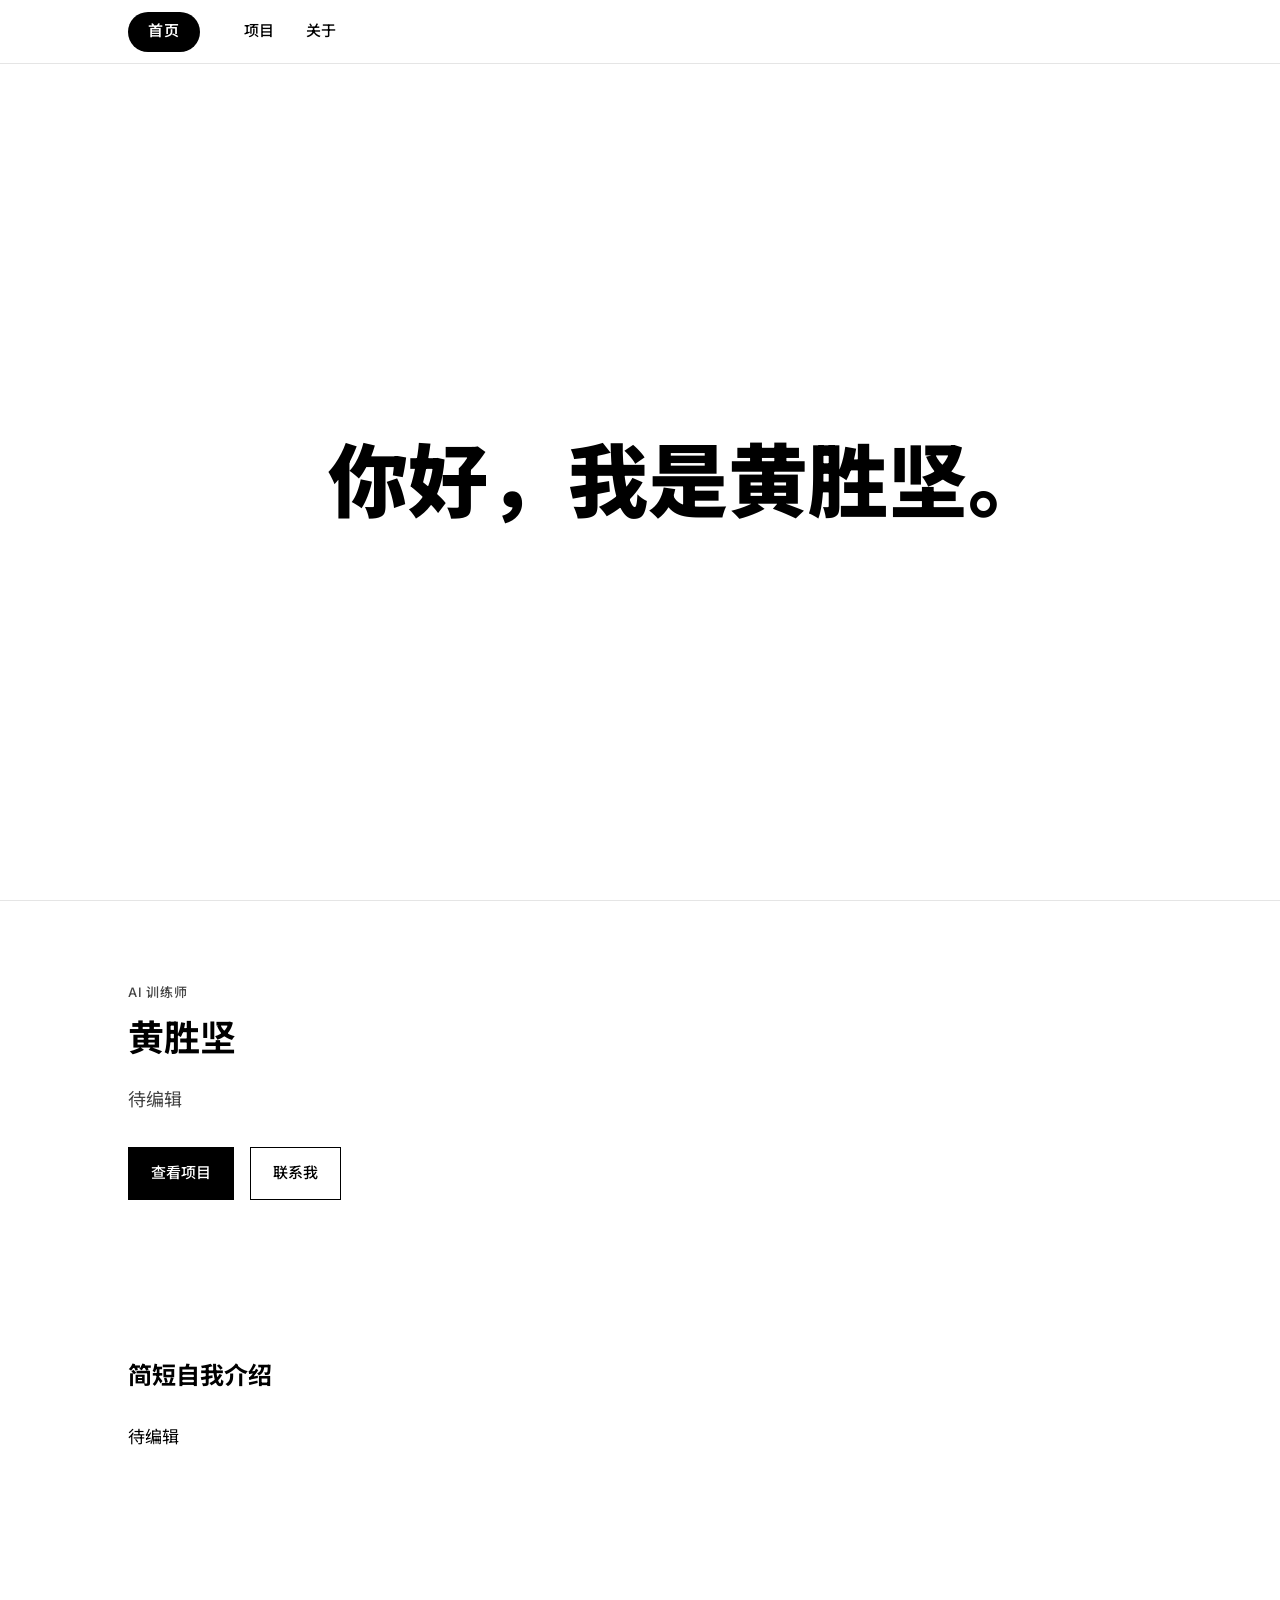
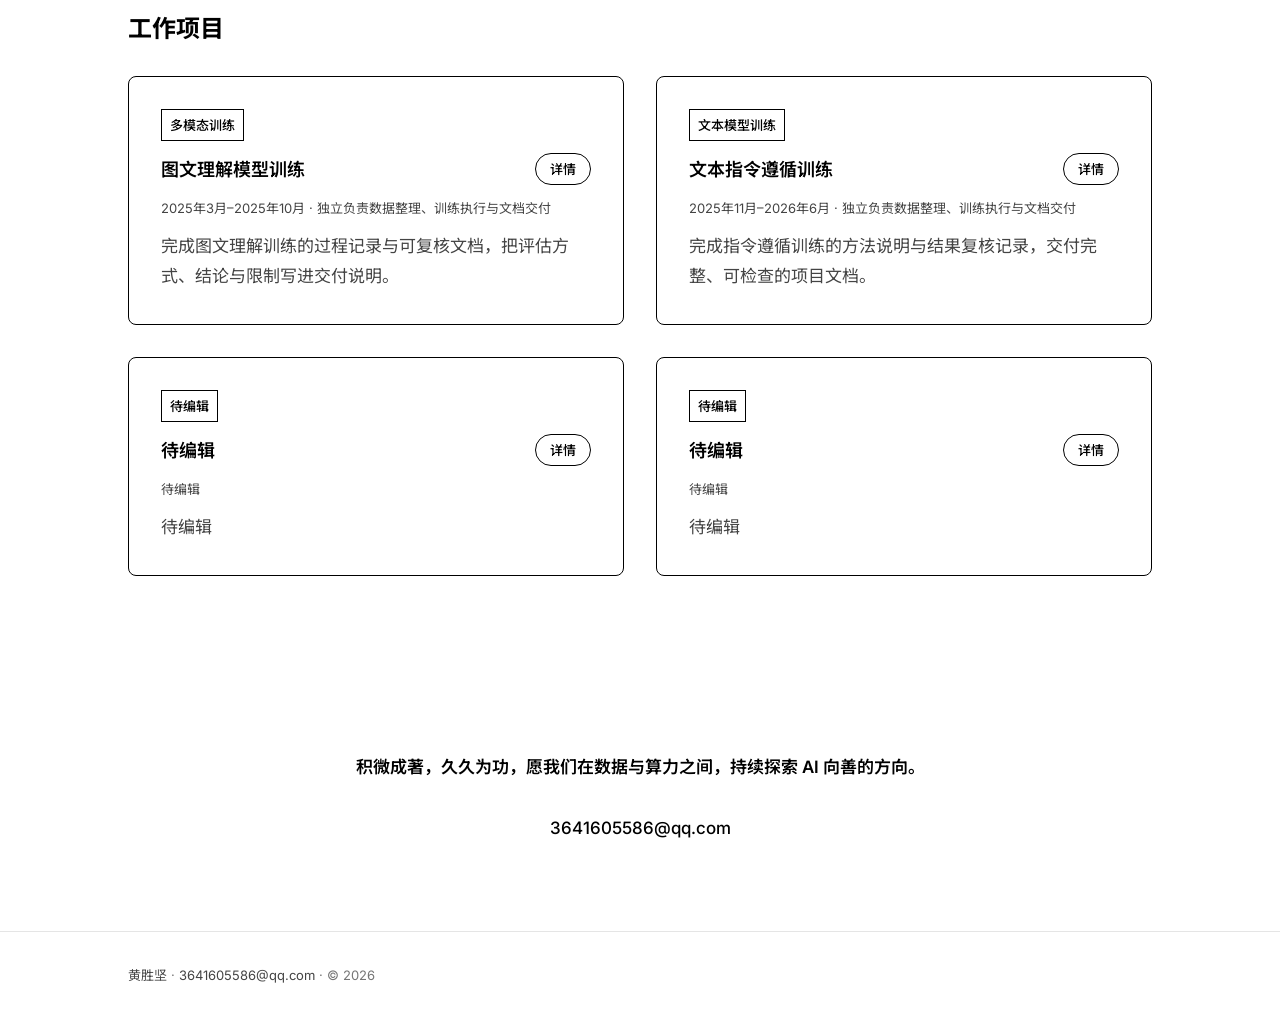
<file: index.html>
<!DOCTYPE html>
<html lang="zh-CN">
<head>
  <meta charset="utf-8">
  <meta name="viewport" content="width=device-width, initial-scale=1">
  <title>黄胜坚｜AI 训练师</title>
  <meta name="description" content="黄胜坚的求职网站。应聘 AI 训练师，展示多模态与文本模型训练的项目文档。">
  <link rel="preconnect" href="https://fonts.googleapis.com">
  <link rel="preconnect" href="https://fonts.gstatic.com" crossorigin>
  <link href="https://fonts.googleapis.com/css2?family=Inter:wght@400;500;600;800;900&family=Noto+Sans+SC:wght@400;500;600;700;900&display=swap" rel="stylesheet">
  <link rel="stylesheet" href="css/styles.css?v=20261112l">
  <style>
    /* Prevent mid-deploy cache mix: hide the invert layer until stylesheet + JS are ready. */
    .hero-circle { position: absolute; overflow: hidden; opacity: 0; pointer-events: none; }
  </style>
</head>
<body>
  <a class="skip-link" href="#main">跳到主要内容</a>
  <header class="site-header">
    <div class="container">
      <a class="brand" href="index.html">首页</a>
      <nav class="nav nav-desktop" aria-label="全站">
        <a href="projects.html">项目</a>
        <a href="about.html">关于</a>
      </nav>
      <details class="nav-toggle">
        <summary>菜单</summary>
        <nav class="nav-panel" aria-label="全站">
          <a href="projects.html">项目</a>
          <a href="about.html">关于</a>
        </nav>
      </details>
    </div>
  </header>

  <main id="main" tabindex="-1">
    <section class="hero-stage" aria-label="问候。指针在首页问候区时，黑圆跟随移动，圆内显示英文欢迎语；指针离开后恢复白底。">
      <p class="visually-hidden" id="hero-live" aria-live="polite">你好，我是黄胜坚。</p>
      <p class="hero-type hero-type-base" aria-hidden="true">你好，我是黄胜坚。</p>
      <div class="hero-circle" aria-hidden="true">
        <p class="hero-type hero-type-invert" lang="en">Hello, welcome.</p>
      </div>
    </section>

    <section class="section hairline-top" id="intro" aria-labelledby="intro-title">
      <div class="container">
        <p class="page-kicker">AI 训练师</p>
        <h1 class="intro-title" id="intro-title">黄胜坚</h1>
        <p class="lead">待编辑</p>
        <div class="btn-row">
          <a class="btn btn-primary" href="projects.html">查看项目</a>
          <a class="btn btn-secondary" href="mailto:3641605586@qq.com">联系我</a>
        </div>
      </div>
    </section>

    <section class="section" aria-labelledby="about-short">
      <div class="container">
        <header class="section-head">
          <h2 id="about-short">简短自我介绍</h2>
        </header>
        <div class="prose">
          <p>待编辑</p>
        </div>
      </div>
    </section>

    <section class="section" aria-labelledby="projects-title">
      <div class="container">
        <header class="section-head">
          <h2 id="projects-title">工作项目</h2>
        </header>
        <div class="grid-2">
          <article class="card-project">
            <span class="tag">多模态训练</span>
            <div class="card-head">
              <h3>图文理解模型训练</h3>
              <a class="card-detail" href="projects/multimodal.html">详情</a>
            </div>
            <p class="meta">2025年3月–2025年10月 · 独立负责数据整理、训练执行与文档交付</p>
            <p class="result">完成图文理解训练的过程记录与可复核文档，把评估方式、结论与限制写进交付说明。</p>
          </article>
          <article class="card-project">
            <span class="tag">文本模型训练</span>
            <div class="card-head">
              <h3>文本指令遵循训练</h3>
              <a class="card-detail" href="projects/text.html">详情</a>
            </div>
            <p class="meta">2025年11月–2026年6月 · 独立负责数据整理、训练执行与文档交付</p>
            <p class="result">完成指令遵循训练的方法说明与结果复核记录，交付完整、可检查的项目文档。</p>
          </article>
          <article class="card-project">
            <span class="tag">待编辑</span>
            <div class="card-head">
              <h3>待编辑</h3>
              <a class="card-detail" href="projects/project-3.html">详情</a>
            </div>
            <p class="meta">待编辑</p>
            <p class="result">待编辑</p>
          </article>
          <article class="card-project">
            <span class="tag">待编辑</span>
            <div class="card-head">
              <h3>待编辑</h3>
              <a class="card-detail" href="projects/project-4.html">详情</a>
            </div>
            <p class="meta">待编辑</p>
            <p class="result">待编辑</p>
          </article>
        </div>
      </div>
    </section>


    <section class="section">
      <div class="container">
        <p class="prose closing-note">积微成著，久久为功，愿我们在数据与算力之间，持续探索 AI 向善的方向。</p>
        <div class="contact-row">
          <a href="mailto:3641605586@qq.com">3641605586@qq.com</a>
        </div>
      </div>
    </section>
  </main>

  <footer class="site-footer">
    <div class="container">
      <p><a href="index.html">黄胜坚</a> · <a href="mailto:3641605586@qq.com">3641605586@qq.com</a> · © 2026</p>
    </div>
  </footer>
  <script src="js/main.js?v=20261112h"></script>
</body>
</html>
</file>
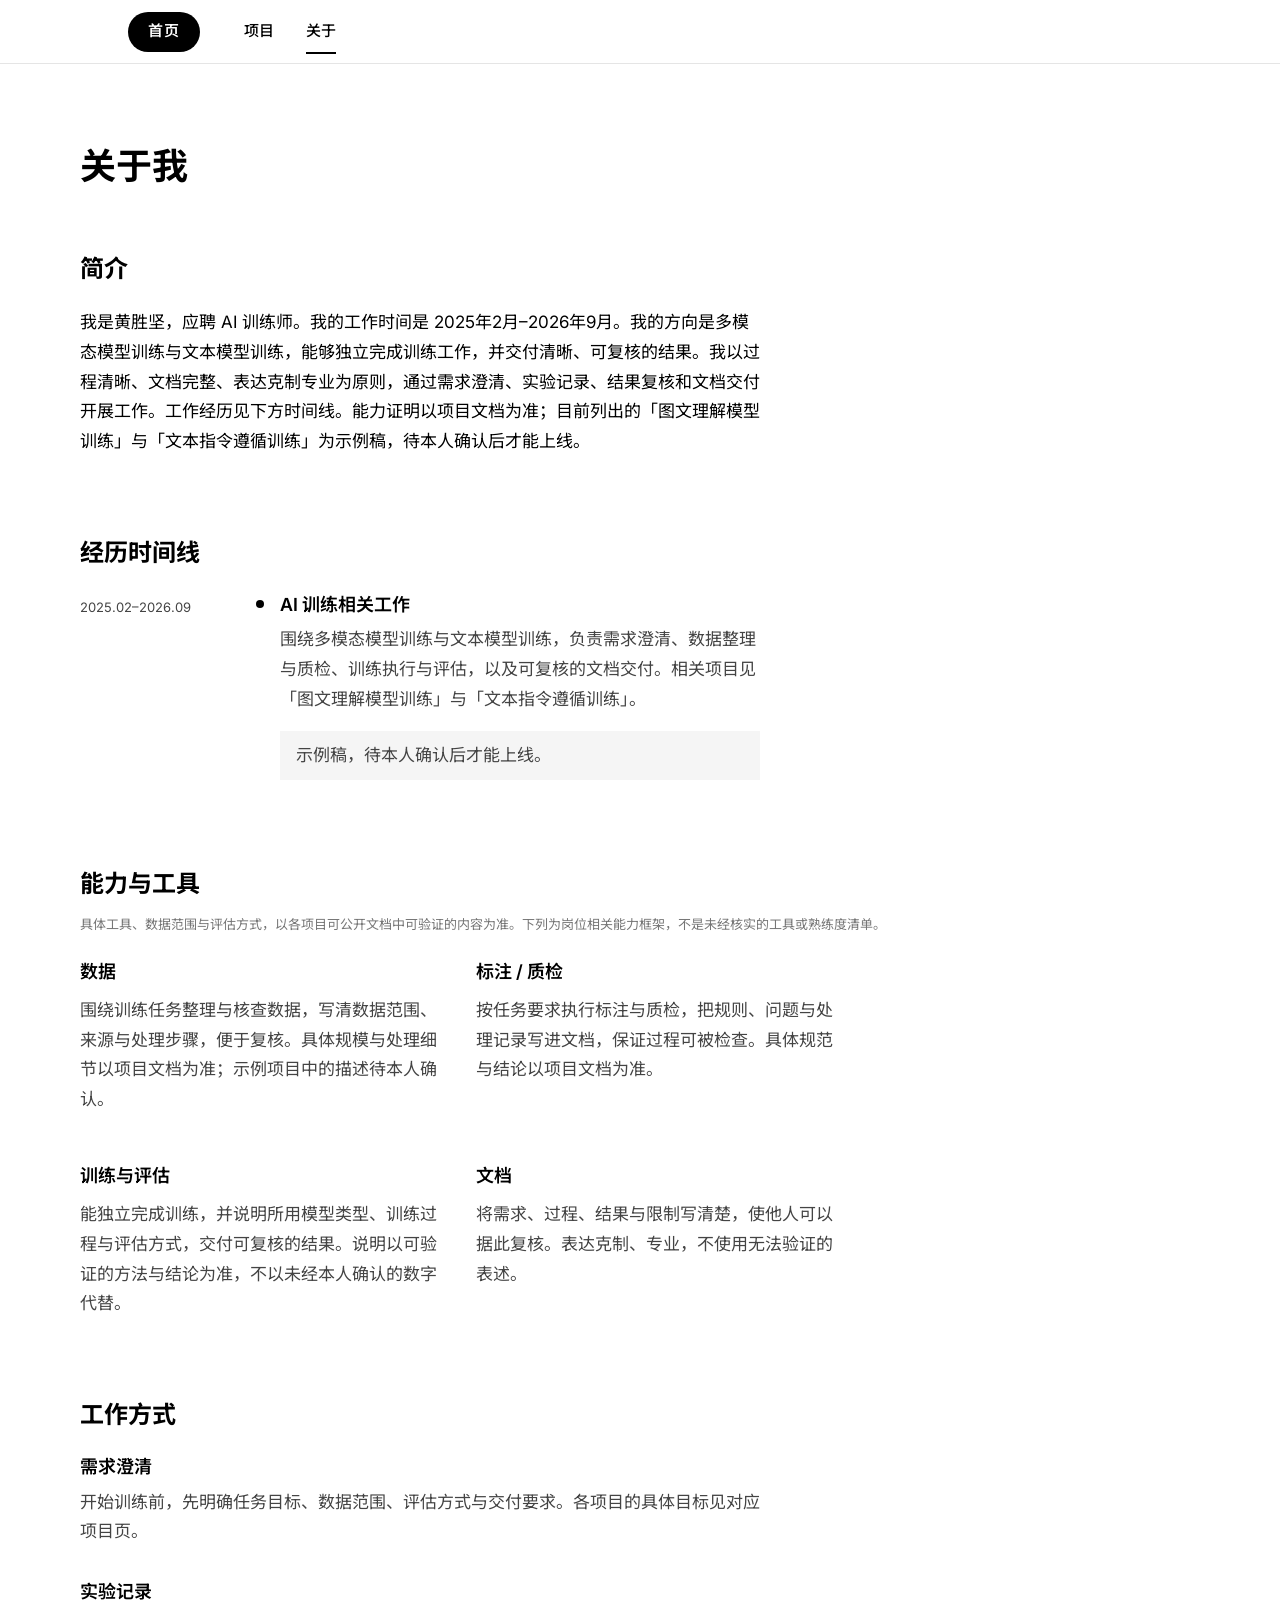
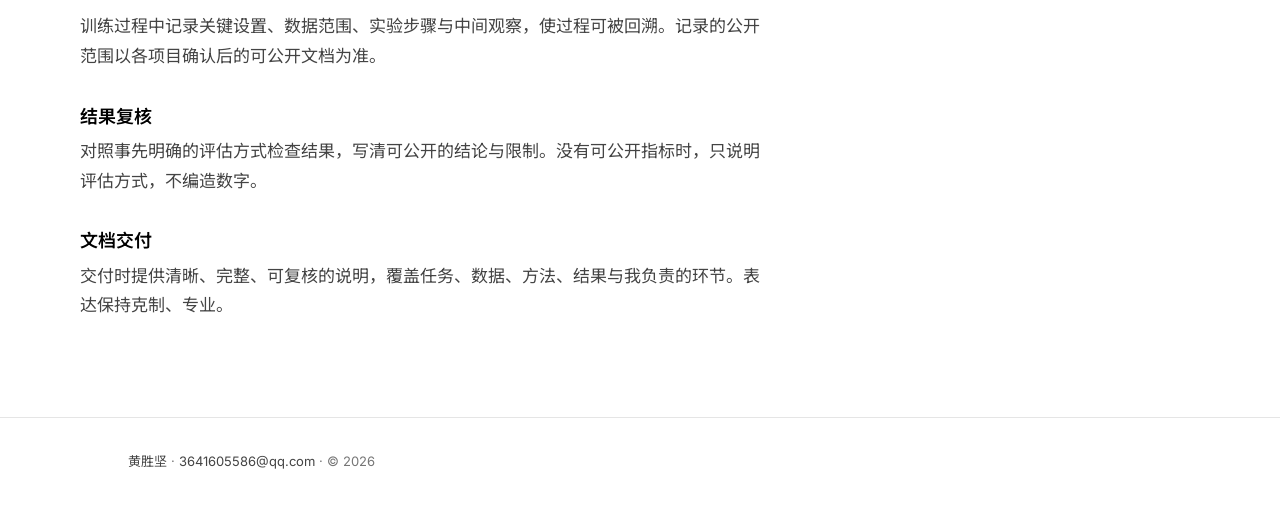
<file: about.html>
<!DOCTYPE html>
<html lang="zh-CN">
<head>
  <meta charset="utf-8">
  <meta name="viewport" content="width=device-width, initial-scale=1">
  <title>关于我｜黄胜坚</title>
  <meta name="description" content="黄胜坚的背景、工作方式与能力说明。应聘 AI 训练师。">
  <link rel="preconnect" href="https://fonts.googleapis.com">
  <link rel="preconnect" href="https://fonts.gstatic.com" crossorigin>
  <link href="https://fonts.googleapis.com/css2?family=Inter:wght@400;500;600;800;900&family=Noto+Sans+SC:wght@400;500;600;700;900&display=swap" rel="stylesheet">
  <link rel="stylesheet" href="css/styles.css?v=20261112l">
</head>
<body>
  <a class="skip-link" href="#main">跳到主要内容</a>
  <header class="site-header">
    <div class="container">
      <a class="brand" href="index.html">首页</a>
      <nav class="nav nav-desktop" aria-label="全站">
        <a href="projects.html">项目</a>
        <a href="about.html" aria-current="page">关于</a>
      </nav>
      <details class="nav-toggle">
        <summary>菜单</summary>
        <nav class="nav-panel" aria-label="全站">
          <a href="projects.html">项目</a>
          <a href="about.html" aria-current="page">关于</a>
        </nav>
      </details>
    </div>
  </header>

  <main id="main" tabindex="-1">
    <div class="container page-shell">
      <header class="page-hero">
        <h1>关于我</h1>
      </header>

      <section class="block" aria-labelledby="bio-title">
        <h2 id="bio-title">简介</h2>
        <div class="prose">
          <p>我是黄胜坚，应聘 AI 训练师。我的工作时间是 2025年2月–2026年9月。我的方向是多模态模型训练与文本模型训练，能够独立完成训练工作，并交付清晰、可复核的结果。我以过程清晰、文档完整、表达克制专业为原则，通过需求澄清、实验记录、结果复核和文档交付开展工作。工作经历见下方时间线。能力证明以项目文档为准；目前列出的「图文理解模型训练」与「文本指令遵循训练」为示例稿，待本人确认后才能上线。</p>
        </div>
      </section>

      <section class="block" aria-labelledby="exp-title">
        <h2 id="exp-title">经历时间线</h2>
        <div class="timeline">
          <article class="timeline-item">
            <p class="timeline-period">2025.02–2026.09</p>
            <div class="timeline-axis" aria-hidden="true"><span class="timeline-dot"></span></div>
            <div class="timeline-body">
              <h3>AI 训练相关工作</h3>
              <p>围绕多模态模型训练与文本模型训练，负责需求澄清、数据整理与质检、训练执行与评估，以及可复核的文档交付。相关项目见「图文理解模型训练」与「文本指令遵循训练」。</p>
              <p class="draft-note">示例稿，待本人确认后才能上线。</p>
            </div>
          </article>
        </div>
      </section>

      <section class="block" aria-labelledby="skills-title">
        <h2 id="skills-title">能力与工具</h2>
        <p class="hint" style="margin: -8px 0 24px;">具体工具、数据范围与评估方式，以各项目可公开文档中可验证的内容为准。下列为岗位相关能力框架，不是未经核实的工具或熟练度清单。</p>
        <div class="skill-grid">
          <div class="skill-group">
            <h3>数据</h3>
            <p>围绕训练任务整理与核查数据，写清数据范围、来源与处理步骤，便于复核。具体规模与处理细节以项目文档为准；示例项目中的描述待本人确认。</p>
          </div>
          <div class="skill-group">
            <h3>标注 / 质检</h3>
            <p>按任务要求执行标注与质检，把规则、问题与处理记录写进文档，保证过程可被检查。具体规范与结论以项目文档为准。</p>
          </div>
          <div class="skill-group">
            <h3>训练与评估</h3>
            <p>能独立完成训练，并说明所用模型类型、训练过程与评估方式，交付可复核的结果。说明以可验证的方法与结论为准，不以未经本人确认的数字代替。</p>
          </div>
          <div class="skill-group">
            <h3>文档</h3>
            <p>将需求、过程、结果与限制写清楚，使他人可以据此复核。表达克制、专业，不使用无法验证的表述。</p>
          </div>
        </div>
      </section>

      <section class="block" aria-labelledby="way-title">
        <h2 id="way-title">工作方式</h2>
        <ul class="way-list">
          <li>
            <h3>需求澄清</h3>
            <p>开始训练前，先明确任务目标、数据范围、评估方式与交付要求。各项目的具体目标见对应项目页。</p>
          </li>
          <li>
            <h3>实验记录</h3>
            <p>训练过程中记录关键设置、数据范围、实验步骤与中间观察，使过程可被回溯。记录的公开范围以各项目确认后的可公开文档为准。</p>
          </li>
          <li>
            <h3>结果复核</h3>
            <p>对照事先明确的评估方式检查结果，写清可公开的结论与限制。没有可公开指标时，只说明评估方式，不编造数字。</p>
          </li>
          <li>
            <h3>文档交付</h3>
            <p>交付时提供清晰、完整、可复核的说明，覆盖任务、数据、方法、结果与我负责的环节。表达保持克制、专业。</p>
          </li>
        </ul>
      </section>
    </div>
  </main>

  <footer class="site-footer">
    <div class="container">
      <p><a href="index.html">黄胜坚</a> · <a href="mailto:3641605586@qq.com">3641605586@qq.com</a> · © 2026</p>
    </div>
  </footer>
  <script src="js/main.js?v=20261112h"></script>
</body>
</html>
</file>
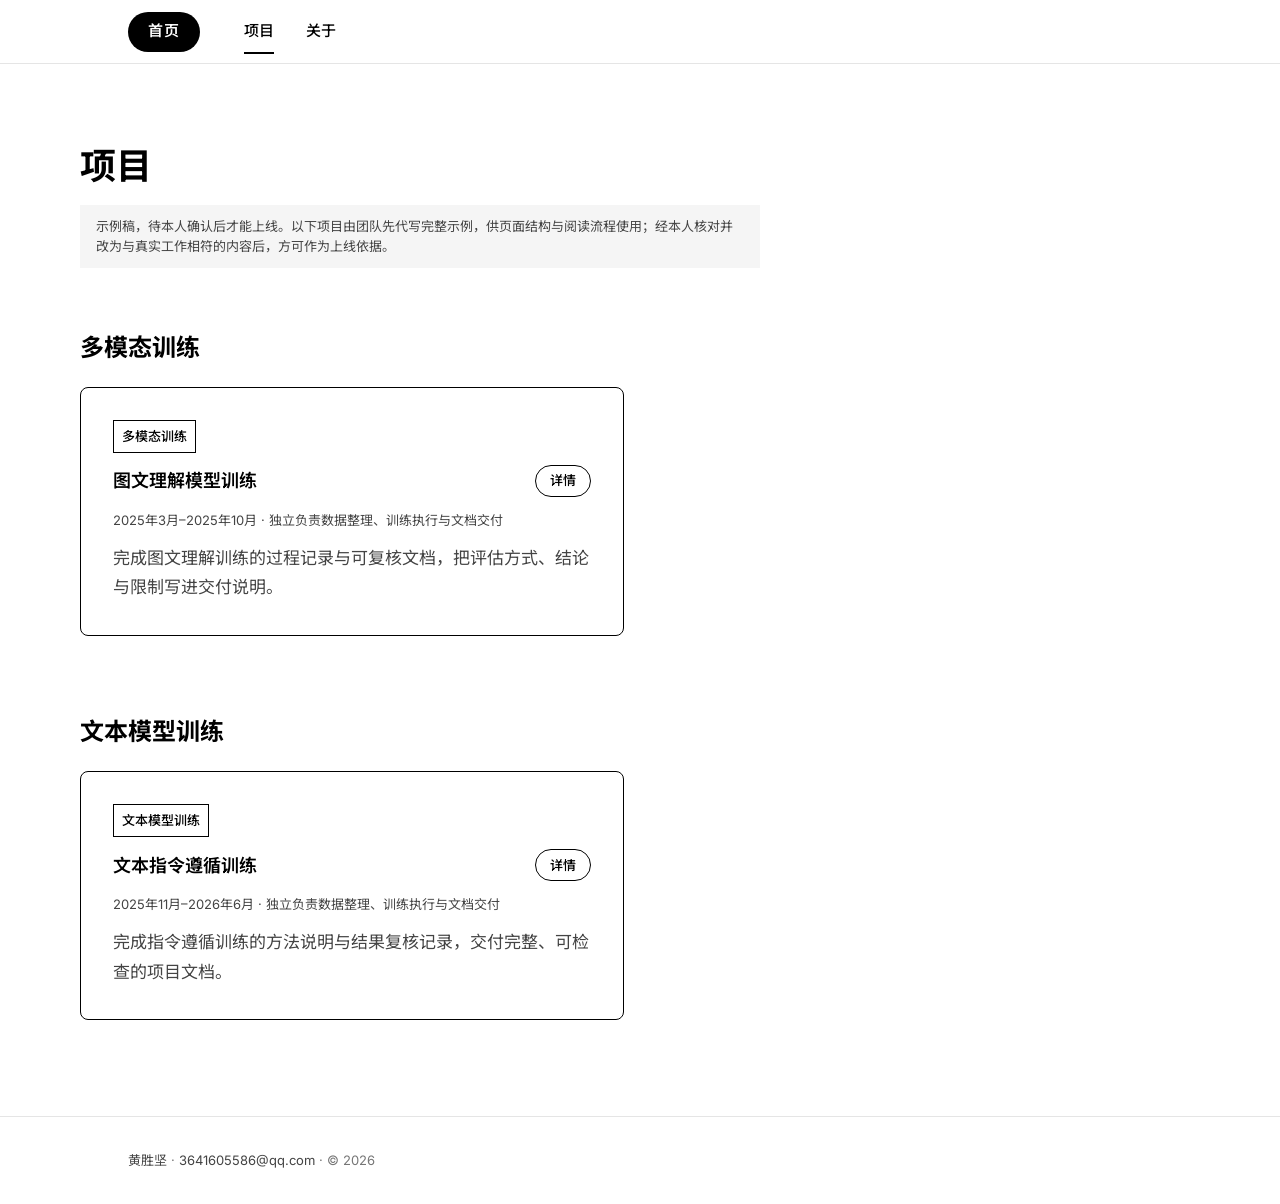
<file: projects.html>
<!DOCTYPE html>
<html lang="zh-CN">
<head>
  <meta charset="utf-8">
  <meta name="viewport" content="width=device-width, initial-scale=1">
  <title>项目｜黄胜坚</title>
  <meta name="description" content="黄胜坚的项目列表：多模态训练与文本模型训练。">
  <link rel="preconnect" href="https://fonts.googleapis.com">
  <link rel="preconnect" href="https://fonts.gstatic.com" crossorigin>
  <link href="https://fonts.googleapis.com/css2?family=Inter:wght@400;500;600;800;900&family=Noto+Sans+SC:wght@400;500;600;700;900&display=swap" rel="stylesheet">
  <link rel="stylesheet" href="css/styles.css?v=20261112l">
</head>
<body>
  <a class="skip-link" href="#main">跳到主要内容</a>
  <header class="site-header">
    <div class="container">
      <a class="brand" href="index.html">首页</a>
      <nav class="nav nav-desktop" aria-label="全站">
        <a href="projects.html" aria-current="page">项目</a>
        <a href="about.html">关于</a>
      </nav>
      <details class="nav-toggle">
        <summary>菜单</summary>
        <nav class="nav-panel" aria-label="全站">
          <a href="projects.html" aria-current="page">项目</a>
          <a href="about.html">关于</a>
        </nav>
      </details>
    </div>
  </header>

  <main id="main" tabindex="-1">
    <div class="container page-shell">
      <header class="page-hero">
        <h1>项目</h1>
        <p class="draft-note">示例稿，待本人确认后才能上线。以下项目由团队先代写完整示例，供页面结构与阅读流程使用；经本人核对并改为与真实工作相符的内容后，方可作为上线依据。</p>
      </header>

      <section class="block" aria-labelledby="mm-title">
        <h2 id="mm-title">多模态训练</h2>
        <div class="grid-2">
          <article class="card-project">
            <span class="tag">多模态训练</span>
            <div class="card-head">
              <h3>图文理解模型训练</h3>
              <a class="card-detail" href="projects/multimodal.html">详情</a>
            </div>
            <p class="meta">2025年3月–2025年10月 · 独立负责数据整理、训练执行与文档交付</p>
            <p class="result">完成图文理解训练的过程记录与可复核文档，把评估方式、结论与限制写进交付说明。</p>
          </article>
        </div>
      </section>

      <section class="block" aria-labelledby="tx-title">
        <h2 id="tx-title">文本模型训练</h2>
        <div class="grid-2">
          <article class="card-project">
            <span class="tag">文本模型训练</span>
            <div class="card-head">
              <h3>文本指令遵循训练</h3>
              <a class="card-detail" href="projects/text.html">详情</a>
            </div>
            <p class="meta">2025年11月–2026年6月 · 独立负责数据整理、训练执行与文档交付</p>
            <p class="result">完成指令遵循训练的方法说明与结果复核记录，交付完整、可检查的项目文档。</p>
          </article>
        </div>
      </section>
    </div>
  </main>

  <footer class="site-footer">
    <div class="container">
      <p><a href="index.html">黄胜坚</a> · <a href="mailto:3641605586@qq.com">3641605586@qq.com</a> · © 2026</p>
    </div>
  </footer>
  <script src="js/main.js?v=20261112h"></script>
</body>
</html>
</file>
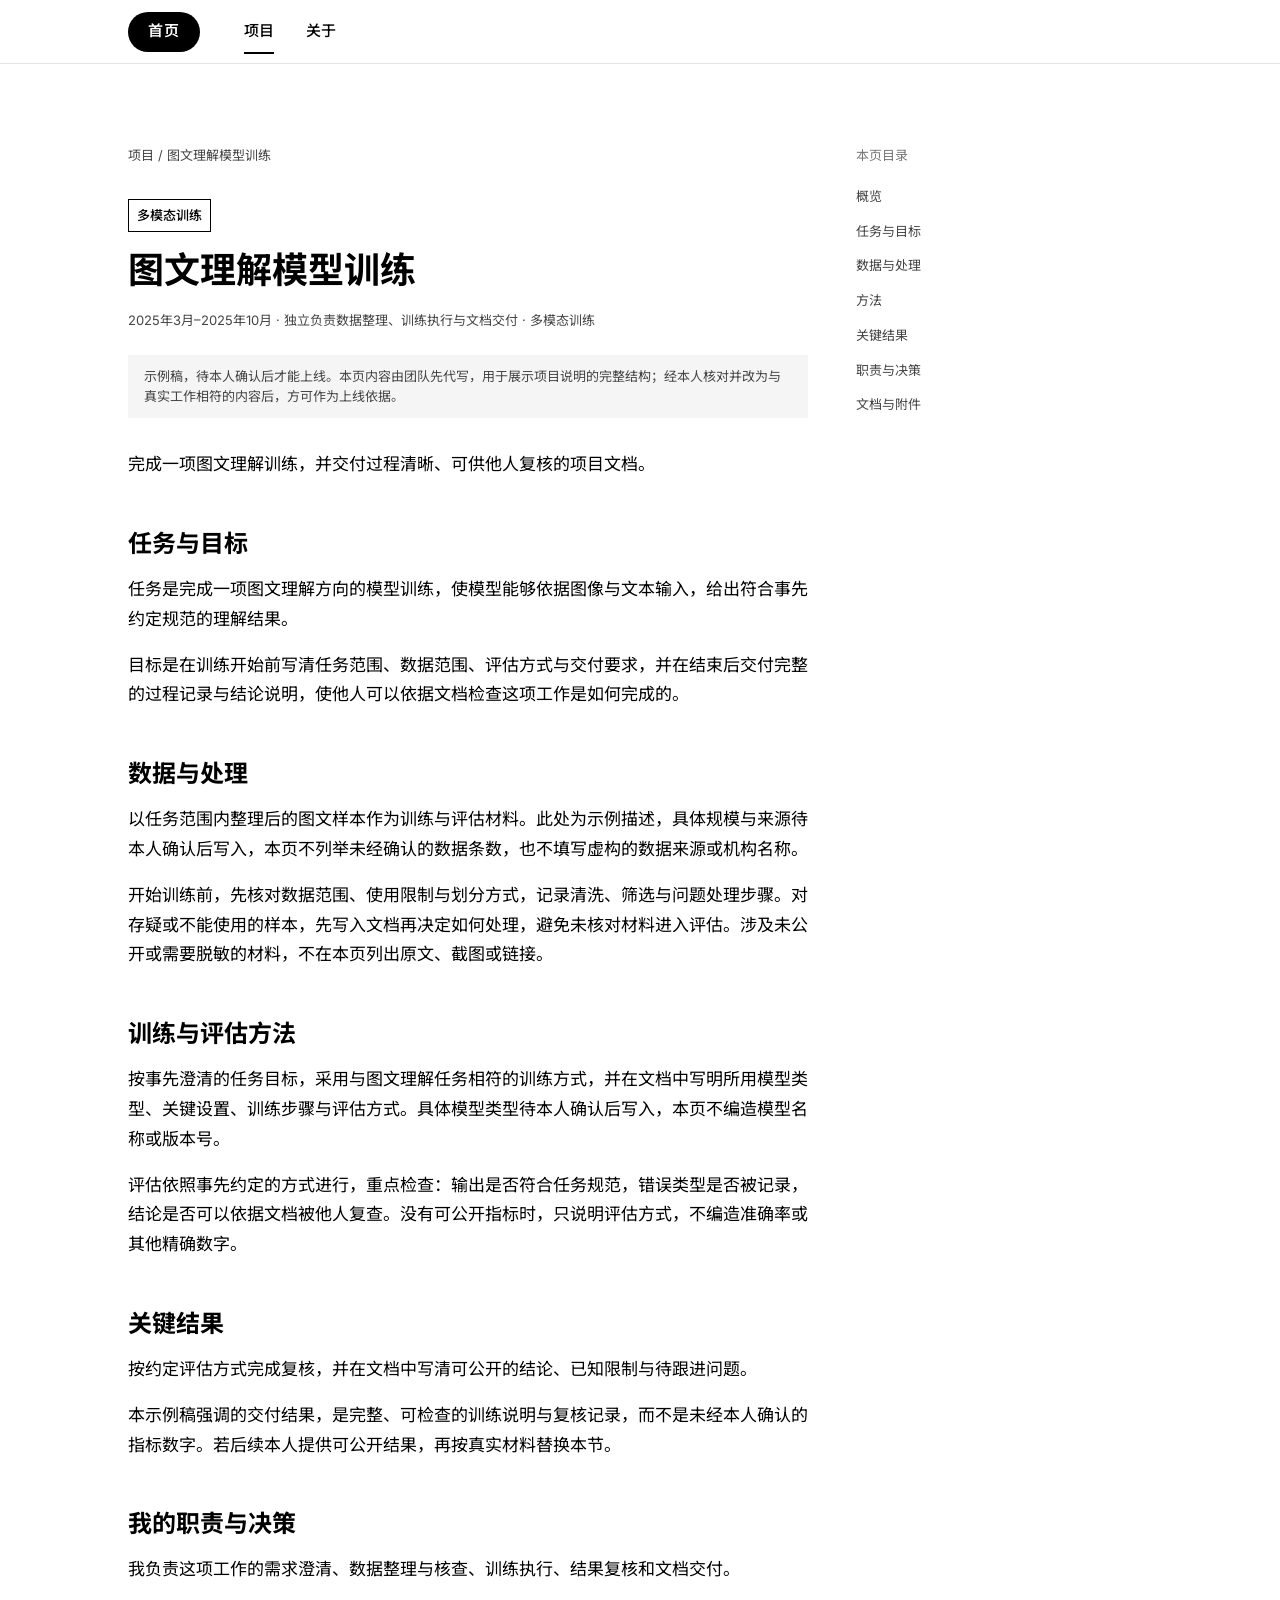
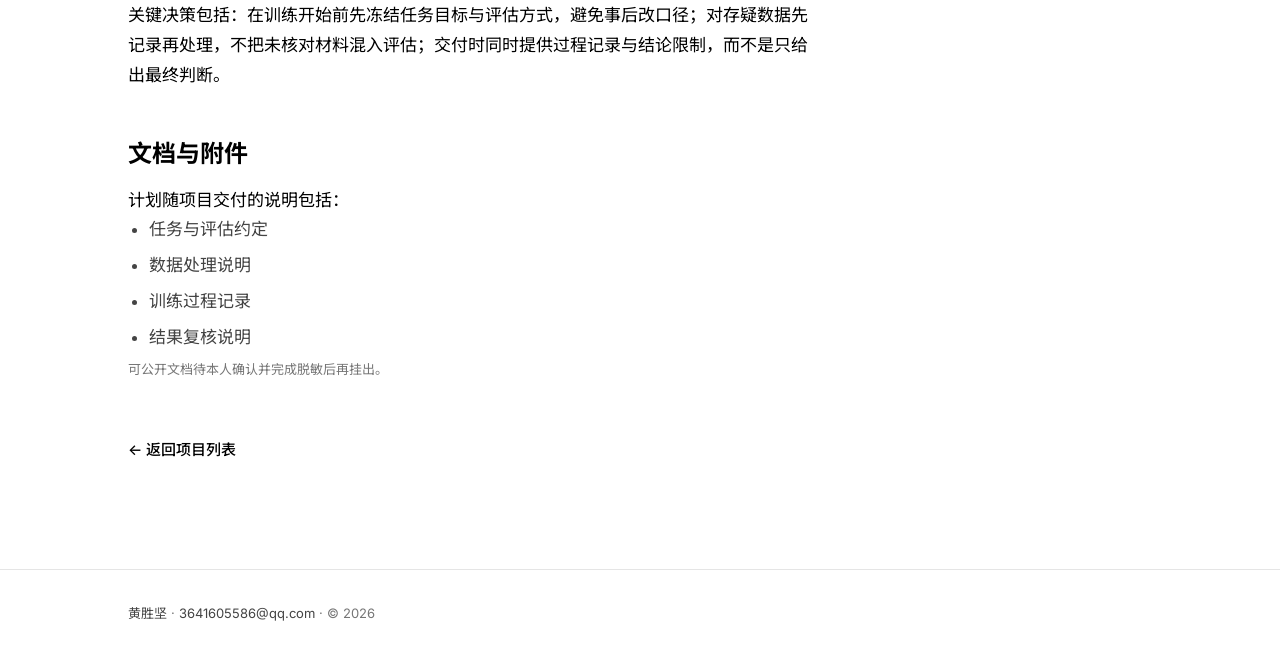
<file: projects/multimodal.html>
<!DOCTYPE html>
<html lang="zh-CN">
<head>
  <meta charset="utf-8">
  <meta name="viewport" content="width=device-width, initial-scale=1">
  <title>图文理解模型训练｜黄胜坚</title>
  <meta name="description" content="图文理解模型训练项目说明。示例稿，待本人确认后才能上线。">
  <link rel="preconnect" href="https://fonts.googleapis.com">
  <link rel="preconnect" href="https://fonts.gstatic.com" crossorigin>
  <link href="https://fonts.googleapis.com/css2?family=Inter:wght@400;500;600;800;900&family=Noto+Sans+SC:wght@400;500;600;700;900&display=swap" rel="stylesheet">
  <link rel="stylesheet" href="../css/styles.css?v=20261112l">
</head>
<body>
  <a class="skip-link" href="#main">跳到主要内容</a>
  <header class="site-header">
    <div class="container">
      <a class="brand" href="../index.html">首页</a>
      <nav class="nav nav-desktop" aria-label="全站">
        <a href="../projects.html" aria-current="page">项目</a>
        <a href="../about.html">关于</a>
      </nav>
      <details class="nav-toggle">
        <summary>菜单</summary>
        <nav class="nav-panel" aria-label="全站">
          <a href="../projects.html" aria-current="page">项目</a>
          <a href="../about.html">关于</a>
          </nav>
      </details>
    </div>
  </header>

  <main id="main" tabindex="-1">
    <div class="container">
      <div class="detail-wrap">
        <article class="detail-main">
          <p class="crumb"><a href="../projects.html">项目</a> / 图文理解模型训练</p>

          <header class="detail-hero" id="overview">
            <span class="tag">多模态训练</span>
            <h1>图文理解模型训练</h1>
            <p class="meta">2025年3月–2025年10月 · 独立负责数据整理、训练执行与文档交付 · 多模态训练</p>
            <p class="draft-note">示例稿，待本人确认后才能上线。本页内容由团队先代写，用于展示项目说明的完整结构；经本人核对并改为与真实工作相符的内容后，方可作为上线依据。</p>
            <div class="prose">
              <p>完成一项图文理解训练，并交付过程清晰、可供他人复核的项目文档。</p>
            </div>
          </header>

          <section id="goals" aria-labelledby="goals-title">
            <h2 id="goals-title">任务与目标</h2>
            <div class="prose">
              <p>任务是完成一项图文理解方向的模型训练，使模型能够依据图像与文本输入，给出符合事先约定规范的理解结果。</p>
              <p>目标是在训练开始前写清任务范围、数据范围、评估方式与交付要求，并在结束后交付完整的过程记录与结论说明，使他人可以依据文档检查这项工作是如何完成的。</p>
            </div>
          </section>

          <section id="data" aria-labelledby="data-title">
            <h2 id="data-title">数据与处理</h2>
            <div class="prose">
              <p>以任务范围内整理后的图文样本作为训练与评估材料。此处为示例描述，具体规模与来源待本人确认后写入，本页不列举未经确认的数据条数，也不填写虚构的数据来源或机构名称。</p>
              <p>开始训练前，先核对数据范围、使用限制与划分方式，记录清洗、筛选与问题处理步骤。对存疑或不能使用的样本，先写入文档再决定如何处理，避免未核对材料进入评估。涉及未公开或需要脱敏的材料，不在本页列出原文、截图或链接。</p>
            </div>
          </section>

          <section id="method" aria-labelledby="method-title">
            <h2 id="method-title">训练与评估方法</h2>
            <div class="prose">
              <p>按事先澄清的任务目标，采用与图文理解任务相符的训练方式，并在文档中写明所用模型类型、关键设置、训练步骤与评估方式。具体模型类型待本人确认后写入，本页不编造模型名称或版本号。</p>
              <p>评估依照事先约定的方式进行，重点检查：输出是否符合任务规范，错误类型是否被记录，结论是否可以依据文档被他人复查。没有可公开指标时，只说明评估方式，不编造准确率或其他精确数字。</p>
            </div>
          </section>

          <section id="results" aria-labelledby="results-title">
            <h2 id="results-title">关键结果</h2>
            <div class="prose">
              <p>按约定评估方式完成复核，并在文档中写清可公开的结论、已知限制与待跟进问题。</p>
              <p>本示例稿强调的交付结果，是完整、可检查的训练说明与复核记录，而不是未经本人确认的指标数字。若后续本人提供可公开结果，再按真实材料替换本节。</p>
            </div>
          </section>

          <section id="role" aria-labelledby="role-title">
            <h2 id="role-title">我的职责与决策</h2>
            <div class="prose">
              <p>我负责这项工作的需求澄清、数据整理与核查、训练执行、结果复核和文档交付。</p>
              <p>关键决策包括：在训练开始前先冻结任务目标与评估方式，避免事后改口径；对存疑数据先记录再处理，不把未核对材料混入评估；交付时同时提供过程记录与结论限制，而不是只给出最终判断。</p>
            </div>
          </section>

          <section id="docs" aria-labelledby="docs-title">
            <h2 id="docs-title">文档与附件</h2>
            <div class="prose">
              <p>计划随项目交付的说明包括：</p>
            </div>
            <ul class="planned-docs">
              <li>任务与评估约定</li>
              <li>数据处理说明</li>
              <li>训练过程记录</li>
              <li>结果复核说明</li>
            </ul>
            <p class="hint">可公开文档待本人确认并完成脱敏后再挂出。</p>
          </section>

          <p class="back-link"><a class="btn-text" href="../projects.html">← 返回项目列表</a></p>
        </article>

        <nav class="toc" aria-label="本页目录">
          <p>本页目录</p>
          <ol>
            <li><a href="#overview">概览</a></li>
            <li><a href="#goals">任务与目标</a></li>
            <li><a href="#data">数据与处理</a></li>
            <li><a href="#method">方法</a></li>
            <li><a href="#results">关键结果</a></li>
            <li><a href="#role">职责与决策</a></li>
            <li><a href="#docs">文档与附件</a></li>
          </ol>
        </nav>
      </div>
    </div>
  </main>

  <footer class="site-footer">
    <div class="container">
      <p><a href="../index.html">黄胜坚</a> · <a href="mailto:3641605586@qq.com">3641605586@qq.com</a> · © 2026</p>
    </div>
  </footer>
  <script src="../js/main.js?v=20261112h"></script>
</body>
</html>
</file>
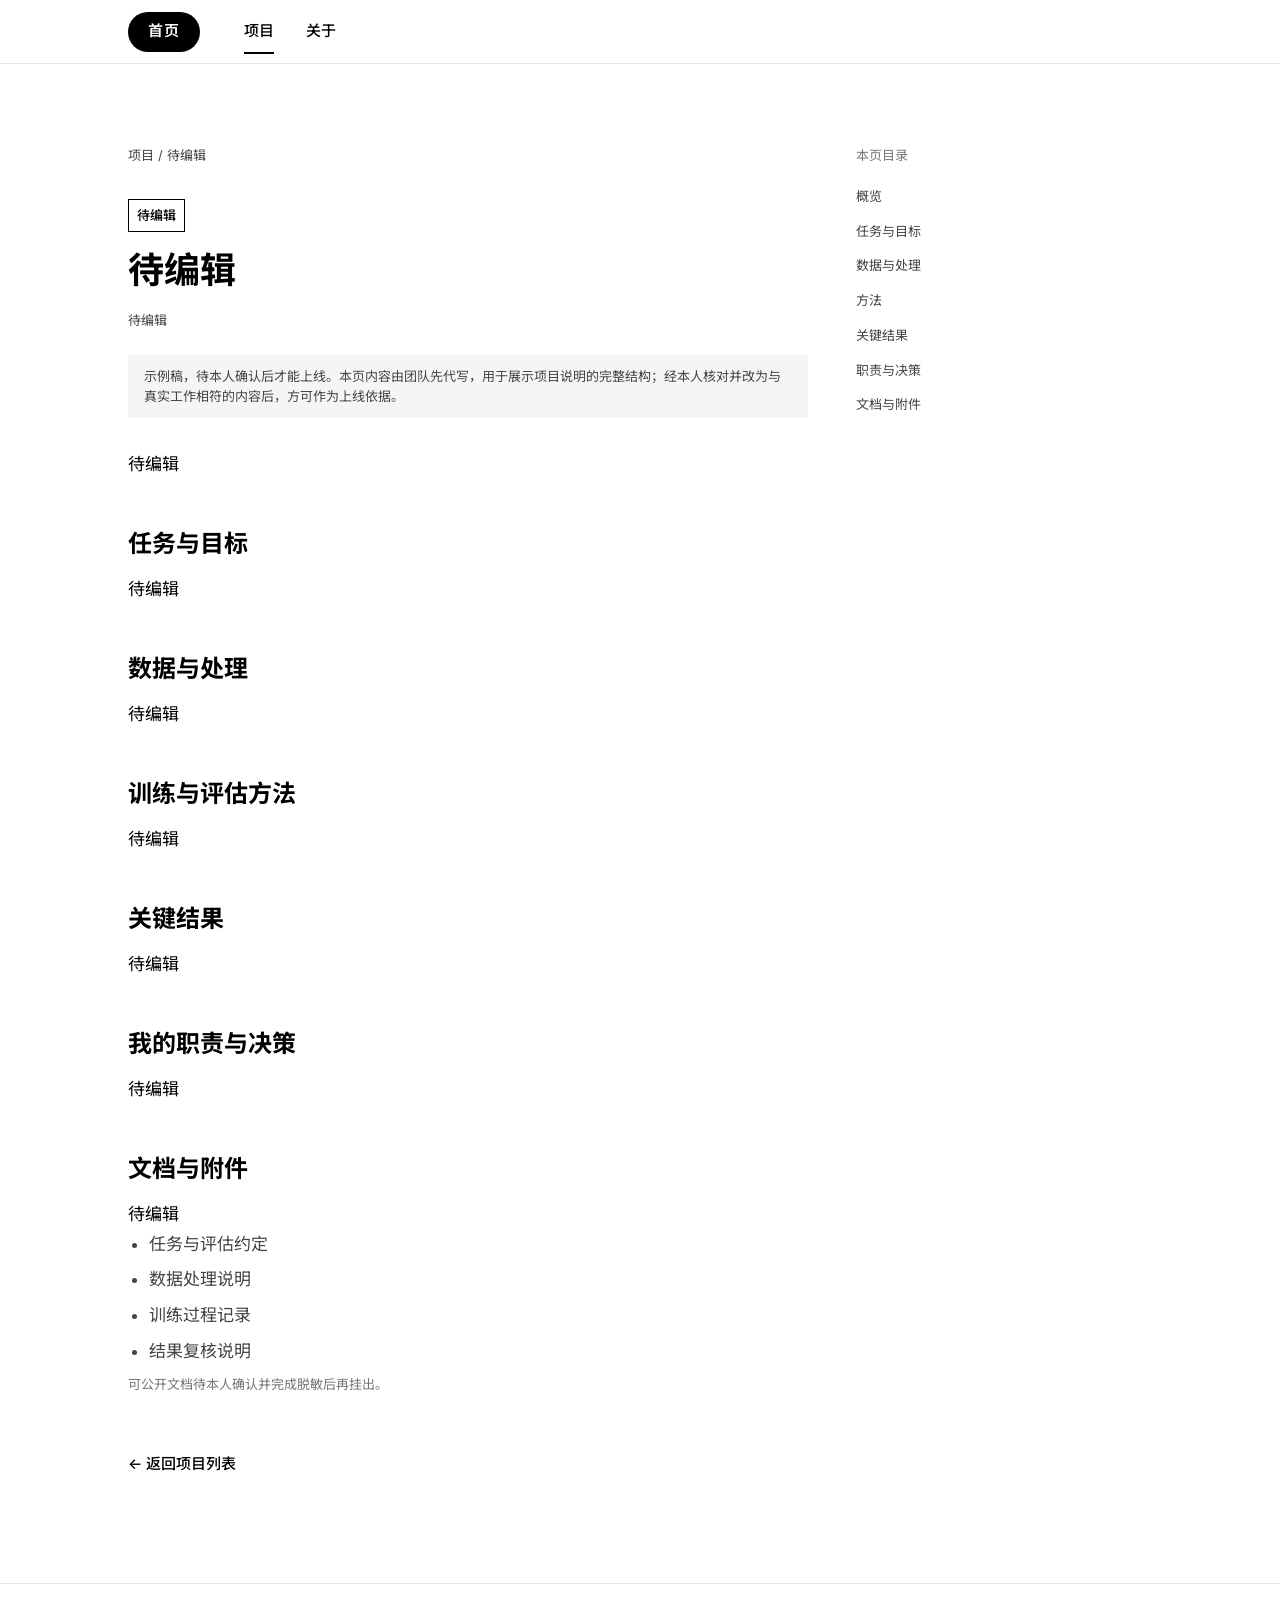
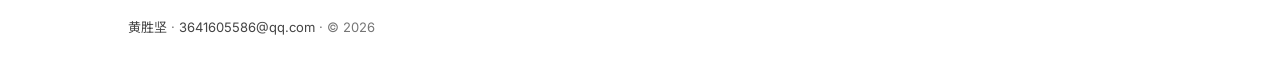
<file: projects/project-3.html>
<!DOCTYPE html>
<html lang="zh-CN">
<head>
  <meta charset="utf-8">
  <meta name="viewport" content="width=device-width, initial-scale=1">
  <title>待编辑｜黄胜坚</title>
  <meta name="description" content="待编辑。">
  <link rel="preconnect" href="https://fonts.googleapis.com">
  <link rel="preconnect" href="https://fonts.gstatic.com" crossorigin>
  <link href="https://fonts.googleapis.com/css2?family=Inter:wght@400;500;600;800;900&family=Noto+Sans+SC:wght@400;500;600;700;900&display=swap" rel="stylesheet">
  <link rel="stylesheet" href="../css/styles.css?v=20261112l">
</head>
<body>
  <a class="skip-link" href="#main">跳到主要内容</a>
  <header class="site-header">
    <div class="container">
      <a class="brand" href="../index.html">首页</a>
      <nav class="nav nav-desktop" aria-label="全站">
        <a href="../projects.html" aria-current="page">项目</a>
        <a href="../about.html">关于</a>
      </nav>
      <details class="nav-toggle">
        <summary>菜单</summary>
        <nav class="nav-panel" aria-label="全站">
          <a href="../projects.html" aria-current="page">项目</a>
          <a href="../about.html">关于</a>
          </nav>
      </details>
    </div>
  </header>

  <main id="main" tabindex="-1">
    <div class="container">
      <div class="detail-wrap">
        <article class="detail-main">
          <p class="crumb"><a href="../projects.html">项目</a> / 待编辑</p>

          <header class="detail-hero" id="overview">
            <span class="tag">待编辑</span>
            <h1>待编辑</h1>
            <p class="meta">待编辑</p>
            <p class="draft-note">示例稿，待本人确认后才能上线。本页内容由团队先代写，用于展示项目说明的完整结构；经本人核对并改为与真实工作相符的内容后，方可作为上线依据。</p>
            <div class="prose">
              <p>待编辑</p>
            </div>
          </header>

          <section id="goals" aria-labelledby="goals-title">
            <h2 id="goals-title">任务与目标</h2>
            <div class="prose">
              <p>待编辑</p>
            </div>
          </section>

          <section id="data" aria-labelledby="data-title">
            <h2 id="data-title">数据与处理</h2>
            <div class="prose">
              <p>待编辑</p>
            </div>
          </section>

          <section id="method" aria-labelledby="method-title">
            <h2 id="method-title">训练与评估方法</h2>
            <div class="prose">
              <p>待编辑</p>
            </div>
          </section>

          <section id="results" aria-labelledby="results-title">
            <h2 id="results-title">关键结果</h2>
            <div class="prose">
              <p>待编辑</p>
            </div>
          </section>

          <section id="role" aria-labelledby="role-title">
            <h2 id="role-title">我的职责与决策</h2>
            <div class="prose">
              <p>待编辑</p>
            </div>
          </section>

          <section id="docs" aria-labelledby="docs-title">
            <h2 id="docs-title">文档与附件</h2>
            <div class="prose">
              <p>待编辑</p>
            </div>
            <ul class="planned-docs">
              <li>任务与评估约定</li>
              <li>数据处理说明</li>
              <li>训练过程记录</li>
              <li>结果复核说明</li>
            </ul>
            <p class="hint">可公开文档待本人确认并完成脱敏后再挂出。</p>
          </section>

          <p class="back-link"><a class="btn-text" href="../projects.html">← 返回项目列表</a></p>
        </article>

        <nav class="toc" aria-label="本页目录">
          <p>本页目录</p>
          <ol>
            <li><a href="#overview">概览</a></li>
            <li><a href="#goals">任务与目标</a></li>
            <li><a href="#data">数据与处理</a></li>
            <li><a href="#method">方法</a></li>
            <li><a href="#results">关键结果</a></li>
            <li><a href="#role">职责与决策</a></li>
            <li><a href="#docs">文档与附件</a></li>
          </ol>
        </nav>
      </div>
    </div>
  </main>

  <footer class="site-footer">
    <div class="container">
      <p><a href="../index.html">黄胜坚</a> · <a href="mailto:3641605586@qq.com">3641605586@qq.com</a> · © 2026</p>
    </div>
  </footer>
  <script src="../js/main.js?v=20261112h"></script>
</body>
</html>
</file>
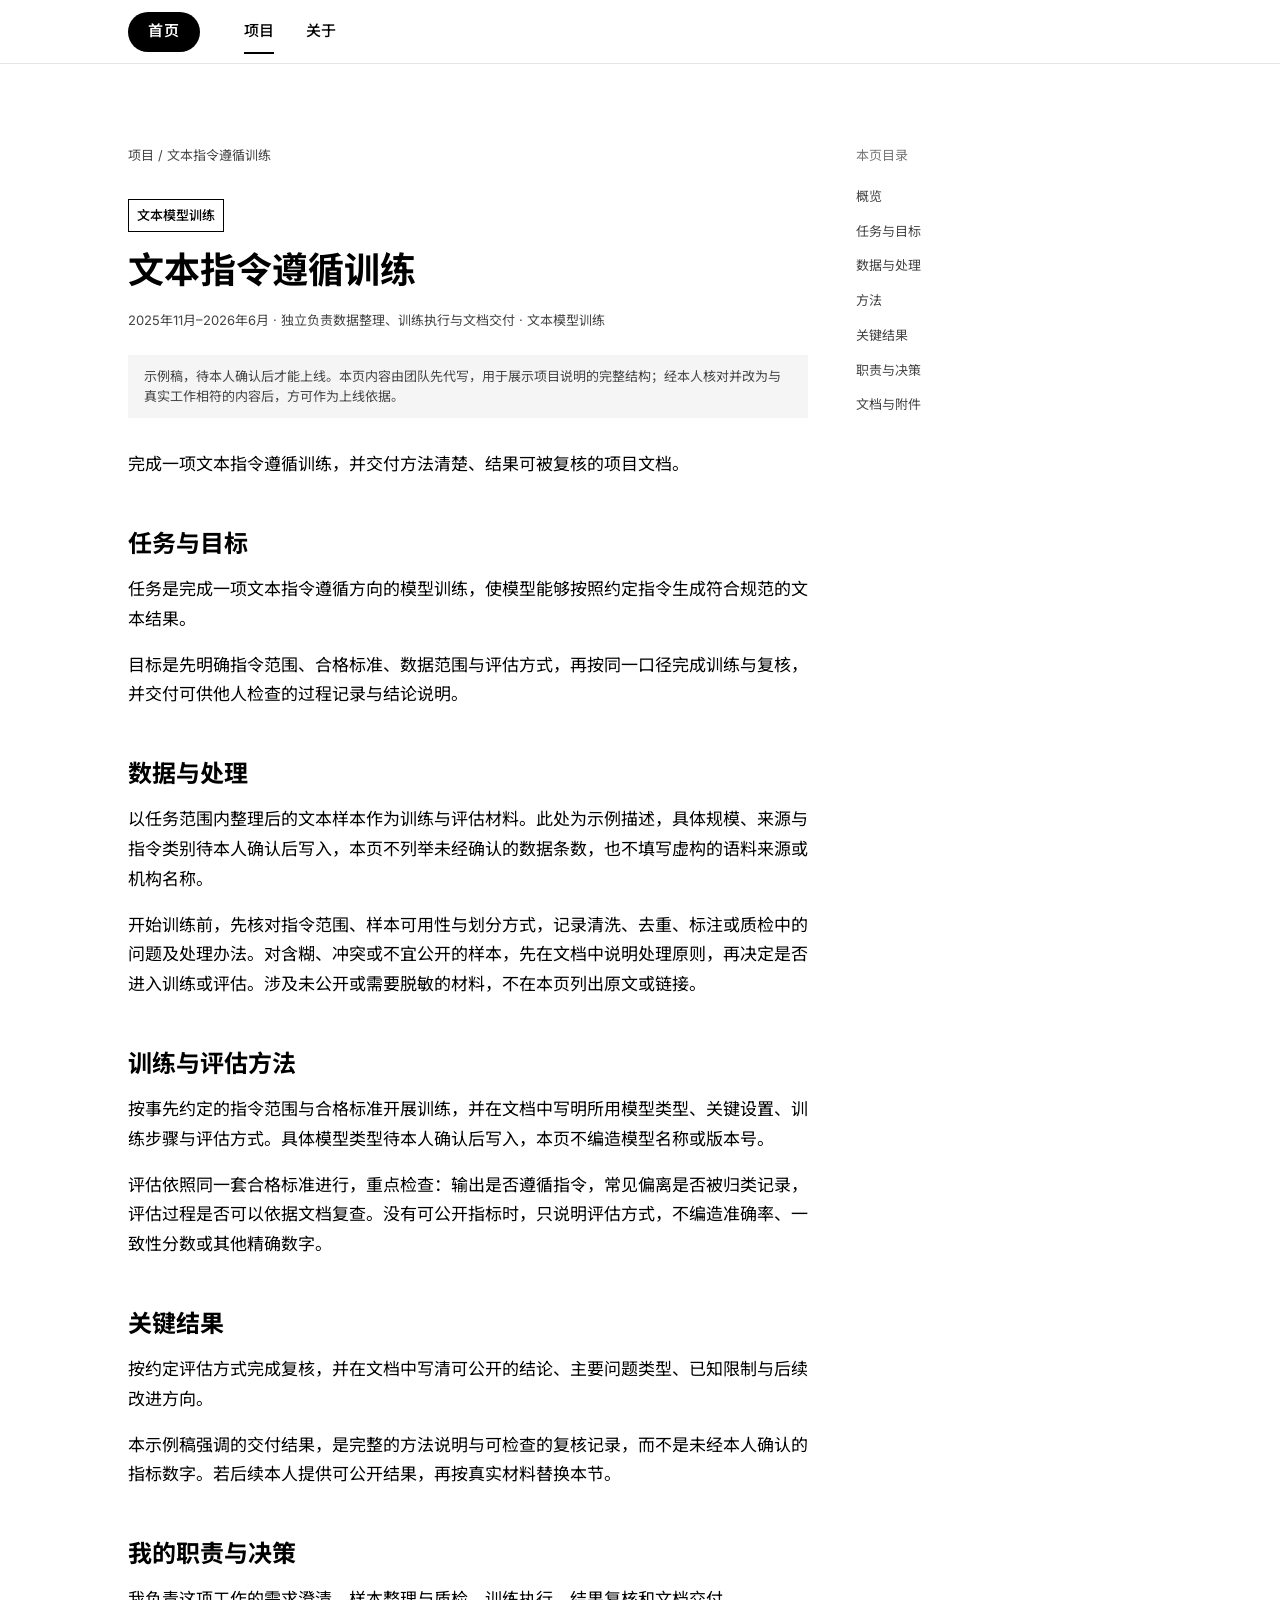
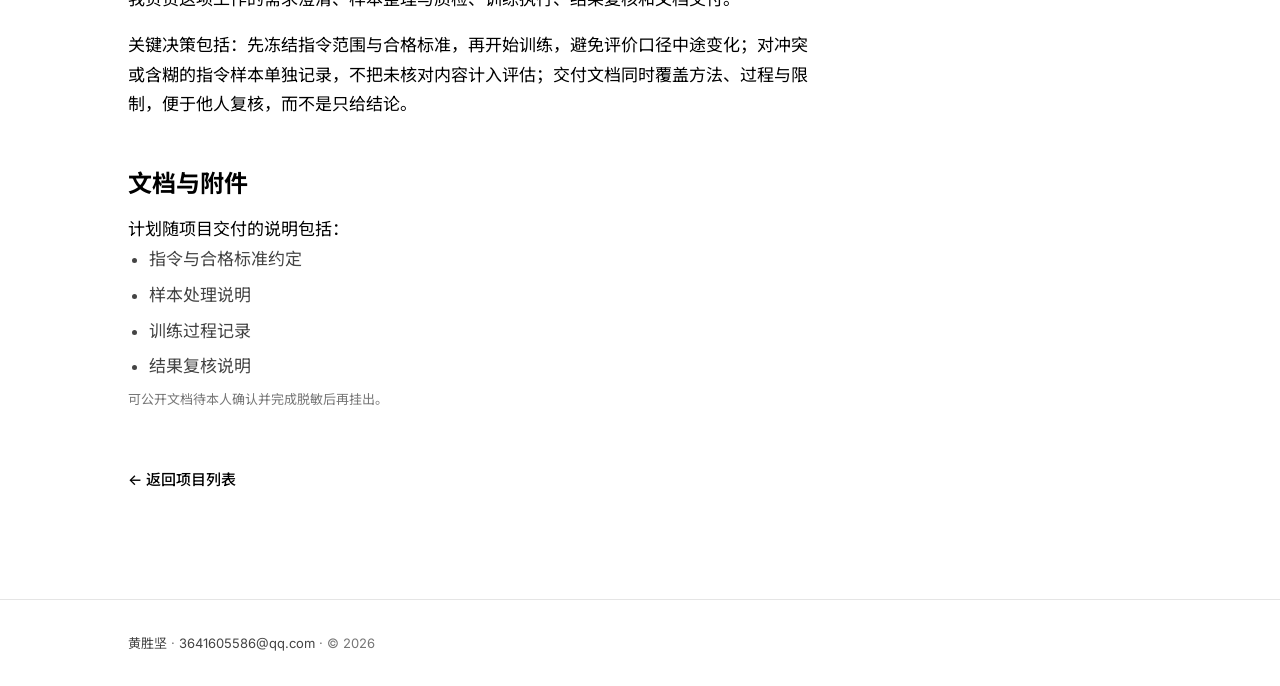
<file: projects/text.html>
<!DOCTYPE html>
<html lang="zh-CN">
<head>
  <meta charset="utf-8">
  <meta name="viewport" content="width=device-width, initial-scale=1">
  <title>文本指令遵循训练｜黄胜坚</title>
  <meta name="description" content="文本指令遵循训练项目说明。示例稿，待本人确认后才能上线。">
  <link rel="preconnect" href="https://fonts.googleapis.com">
  <link rel="preconnect" href="https://fonts.gstatic.com" crossorigin>
  <link href="https://fonts.googleapis.com/css2?family=Inter:wght@400;500;600;800;900&family=Noto+Sans+SC:wght@400;500;600;700;900&display=swap" rel="stylesheet">
  <link rel="stylesheet" href="../css/styles.css?v=20261112l">
</head>
<body>
  <a class="skip-link" href="#main">跳到主要内容</a>
  <header class="site-header">
    <div class="container">
      <a class="brand" href="../index.html">首页</a>
      <nav class="nav nav-desktop" aria-label="全站">
        <a href="../projects.html" aria-current="page">项目</a>
        <a href="../about.html">关于</a>
      </nav>
      <details class="nav-toggle">
        <summary>菜单</summary>
        <nav class="nav-panel" aria-label="全站">
          <a href="../projects.html" aria-current="page">项目</a>
          <a href="../about.html">关于</a>
          </nav>
      </details>
    </div>
  </header>

  <main id="main" tabindex="-1">
    <div class="container">
      <div class="detail-wrap">
        <article class="detail-main">
          <p class="crumb"><a href="../projects.html">项目</a> / 文本指令遵循训练</p>

          <header class="detail-hero" id="overview">
            <span class="tag">文本模型训练</span>
            <h1>文本指令遵循训练</h1>
            <p class="meta">2025年11月–2026年6月 · 独立负责数据整理、训练执行与文档交付 · 文本模型训练</p>
            <p class="draft-note">示例稿，待本人确认后才能上线。本页内容由团队先代写，用于展示项目说明的完整结构；经本人核对并改为与真实工作相符的内容后，方可作为上线依据。</p>
            <div class="prose">
              <p>完成一项文本指令遵循训练，并交付方法清楚、结果可被复核的项目文档。</p>
            </div>
          </header>

          <section id="goals" aria-labelledby="goals-title">
            <h2 id="goals-title">任务与目标</h2>
            <div class="prose">
              <p>任务是完成一项文本指令遵循方向的模型训练，使模型能够按照约定指令生成符合规范的文本结果。</p>
              <p>目标是先明确指令范围、合格标准、数据范围与评估方式，再按同一口径完成训练与复核，并交付可供他人检查的过程记录与结论说明。</p>
            </div>
          </section>

          <section id="data" aria-labelledby="data-title">
            <h2 id="data-title">数据与处理</h2>
            <div class="prose">
              <p>以任务范围内整理后的文本样本作为训练与评估材料。此处为示例描述，具体规模、来源与指令类别待本人确认后写入，本页不列举未经确认的数据条数，也不填写虚构的语料来源或机构名称。</p>
              <p>开始训练前，先核对指令范围、样本可用性与划分方式，记录清洗、去重、标注或质检中的问题及处理办法。对含糊、冲突或不宜公开的样本，先在文档中说明处理原则，再决定是否进入训练或评估。涉及未公开或需要脱敏的材料，不在本页列出原文或链接。</p>
            </div>
          </section>

          <section id="method" aria-labelledby="method-title">
            <h2 id="method-title">训练与评估方法</h2>
            <div class="prose">
              <p>按事先约定的指令范围与合格标准开展训练，并在文档中写明所用模型类型、关键设置、训练步骤与评估方式。具体模型类型待本人确认后写入，本页不编造模型名称或版本号。</p>
              <p>评估依照同一套合格标准进行，重点检查：输出是否遵循指令，常见偏离是否被归类记录，评估过程是否可以依据文档复查。没有可公开指标时，只说明评估方式，不编造准确率、一致性分数或其他精确数字。</p>
            </div>
          </section>

          <section id="results" aria-labelledby="results-title">
            <h2 id="results-title">关键结果</h2>
            <div class="prose">
              <p>按约定评估方式完成复核，并在文档中写清可公开的结论、主要问题类型、已知限制与后续改进方向。</p>
              <p>本示例稿强调的交付结果，是完整的方法说明与可检查的复核记录，而不是未经本人确认的指标数字。若后续本人提供可公开结果，再按真实材料替换本节。</p>
            </div>
          </section>

          <section id="role" aria-labelledby="role-title">
            <h2 id="role-title">我的职责与决策</h2>
            <div class="prose">
              <p>我负责这项工作的需求澄清、样本整理与质检、训练执行、结果复核和文档交付。</p>
              <p>关键决策包括：先冻结指令范围与合格标准，再开始训练，避免评价口径中途变化；对冲突或含糊的指令样本单独记录，不把未核对内容计入评估；交付文档同时覆盖方法、过程与限制，便于他人复核，而不是只给结论。</p>
            </div>
          </section>

          <section id="docs" aria-labelledby="docs-title">
            <h2 id="docs-title">文档与附件</h2>
            <div class="prose">
              <p>计划随项目交付的说明包括：</p>
            </div>
            <ul class="planned-docs">
              <li>指令与合格标准约定</li>
              <li>样本处理说明</li>
              <li>训练过程记录</li>
              <li>结果复核说明</li>
            </ul>
            <p class="hint">可公开文档待本人确认并完成脱敏后再挂出。</p>
          </section>

          <p class="back-link"><a class="btn-text" href="../projects.html">← 返回项目列表</a></p>
        </article>

        <nav class="toc" aria-label="本页目录">
          <p>本页目录</p>
          <ol>
            <li><a href="#overview">概览</a></li>
            <li><a href="#goals">任务与目标</a></li>
            <li><a href="#data">数据与处理</a></li>
            <li><a href="#method">方法</a></li>
            <li><a href="#results">关键结果</a></li>
            <li><a href="#role">职责与决策</a></li>
            <li><a href="#docs">文档与附件</a></li>
          </ol>
        </nav>
      </div>
    </div>
  </main>

  <footer class="site-footer">
    <div class="container">
      <p><a href="../index.html">黄胜坚</a> · <a href="mailto:3641605586@qq.com">3641605586@qq.com</a> · © 2026</p>
    </div>
  </footer>
  <script src="../js/main.js?v=20261112h"></script>
</body>
</html>
</file>
<file: css/styles.css>
/* 白与几何 — 生产样式，令牌与 visual-system.md 一致 */

:root {
  --color-bg: #FFFFFF;
  --color-bg-raised: #FFFFFF;
  --color-bg-sunken: #F5F5F5;
  --color-ink: #000000;
  --color-ink-muted: #444444;
  --color-ink-faint: #767676;
  --color-line: #E5E5E5;
  --color-line-strong: #000000;
  --color-accent: #000000;
  --color-on-accent: #FFFFFF;
  --color-focus: #000000;

  --font-sans: "Inter", "Noto Sans SC", "Source Han Sans SC", "PingFang SC",
               "Hiragino Sans GB", "Microsoft YaHei", system-ui, sans-serif;

  --text-hero: 80px;
  --text-h1: 36px;
  --text-h2: 24px;
  --text-h3: 18px;
  --text-lead: 18px;
  --text-body: 17px;
  --text-small: 15px;
  --text-caption: 13px;

  --space-1: 4px;
  --space-2: 8px;
  --space-3: 12px;
  --space-4: 16px;
  --space-5: 24px;
  --space-6: 32px;
  --space-7: 48px;
  --space-8: 64px;
  --space-9: 80px;
  --space-10: 96px;

  --width-page: 1120px;
  --width-text: 680px;
  --width-narrow: 760px;
  --gutter: 48px;

  --radius-btn: 0;
  --radius-card: 0;
  --header-height: 64px;
  --duration: 150ms;
}

*, *::before, *::after { box-sizing: border-box; }

html {
  font-size: 16px;
  line-break: strict;
}

body {
  margin: 0;
  min-height: 100vh;
  display: flex;
  flex-direction: column;
  background: var(--color-bg);
  color: var(--color-ink);
  font-family: var(--font-sans);
  font-weight: 400;
  font-size: var(--text-body);
  line-height: 1.75;
  text-align: left;
}

a { color: var(--color-ink); text-underline-offset: 3px; }
a:hover { color: var(--color-ink); }

:focus-visible {
  outline: 2px solid var(--color-focus);
  outline-offset: 3px;
}

::selection {
  background: #000;
  color: #fff;
}

.visually-hidden {
  position: absolute;
  width: 1px;
  height: 1px;
  padding: 0;
  margin: -1px;
  overflow: hidden;
  clip: rect(0, 0, 0, 0);
  white-space: nowrap;
  border: 0;
}

.skip-link {
  position: absolute;
  left: 16px;
  top: -64px;
  z-index: 100;
  padding: 8px 16px;
  background: #fff;
  color: #000;
  text-decoration: none;
}

.skip-link:focus,
.skip-link:focus-visible {
  top: 8px;
}

.container {
  width: 100%;
  max-width: var(--width-page);
  margin: 0 auto;
  padding-left: var(--gutter);
  padding-right: var(--gutter);
}

.site-header {
  height: var(--header-height);
  border-bottom: 1px solid var(--color-line);
  background: #fff;
  position: relative;
  z-index: 10;
}

.site-header .container {
  height: 100%;
  display: flex;
  align-items: center;
  justify-content: flex-start;
  gap: 44px;
}

.brand {
  display: inline-flex;
  align-items: center;
  justify-content: center;
  min-height: 40px;
  padding: 0 20px;
  background: #000;
  color: #fff;
  font-size: var(--text-small);
  font-weight: 600;
  letter-spacing: 0.08em;
  text-decoration: none;
  border-radius: 999px;
  transition: background-color var(--duration);
}

.brand:hover {
  background: #222;
  color: #fff;
}

.nav {
  display: flex;
  align-items: center;
  gap: 32px;
}

.nav a {
  color: #000;
  text-decoration: none;
  font-size: var(--text-small);
  font-weight: 500;
  min-height: 44px;
  display: inline-flex;
  align-items: center;
}

.nav a[aria-current="page"] {
  box-shadow: inset 0 -2px 0 #000;
}

.nav-toggle {
  display: none;
  margin-left: auto;
}

.nav-toggle summary {
  list-style: none;
  cursor: pointer;
  font-size: var(--text-small);
  font-weight: 500;
  min-height: 44px;
  min-width: 44px;
  display: inline-flex;
  align-items: center;
  justify-content: flex-end;
  color: #000;
}

.nav-toggle summary::-webkit-details-marker { display: none; }

.nav-toggle[open] summary {
  /* keep label; CSS can distinguish open state */
}

.nav-panel {
  display: none;
  position: absolute;
  top: var(--header-height);
  left: 0;
  right: 0;
  background: #fff;
  border-bottom: 1px solid var(--color-line);
  padding: 8px var(--gutter) 16px;
  z-index: 20;
}

.nav-toggle[open] .nav-panel {
  display: flex;
  flex-direction: column;
  align-items: flex-start;
}

.nav-panel a {
  color: #000;
  text-decoration: none;
  font-size: var(--text-small);
  font-weight: 500;
  min-height: 44px;
  display: inline-flex;
  align-items: center;
  width: 100%;
}

.nav-panel a[aria-current="page"] {
  box-shadow: inset 0 -2px 0 #000;
  width: auto;
}

main { flex: 1; }

/* —— 首屏问候 —— */
.hero-stage {
  --stage-h: calc(100vh - var(--header-height));
  --circle-size: 440px;
  --type-left: 328px;
  position: relative;
  min-height: max(560px, var(--stage-h));
  overflow: hidden;
  background: #fff;
}

.hero-type {
  position: absolute;
  z-index: 1;
  left: var(--type-left);
  top: 50%;
  transform: translateY(-50%);
  margin: 0;
  font-size: var(--text-hero);
  font-weight: 900;
  line-height: 1.1;
  color: #000;
  white-space: nowrap;
  letter-spacing: 0;
}

.hero-circle {
  position: absolute;
  z-index: 2;
  top: 0;
  left: 0;
  width: var(--circle-size);
  height: var(--circle-size);
  border-radius: 50%;
  background: #000;
  overflow: hidden;
  pointer-events: none;
  opacity: 0;
  will-change: transform;
}

.hero-stage.has-pointer .hero-circle { opacity: 1; }

.hero-trail-layer {
  position: absolute;
  left: 0;
  top: 0;
  width: 100%;
  height: 100%;
  z-index: 1;
  pointer-events: none;
}

.hero-trail {
  position: absolute;
  left: 0;
  top: 0;
  border-radius: 50%;
  background: #000;
  opacity: 0;
  will-change: transform, opacity;
}

.hero-type-invert {
  left: 0;
  top: 0;
  transform: none;
  color: #fff;
}

/* —— 首屏以下 —— */
.section { padding: 80px 0; }
.hairline-top { border-top: 1px solid var(--color-line); }

h1, h2, h3 {
  margin: 0;
  font-weight: 700;
  color: #000;
  line-height: 1.25;
}

h1 { font-size: var(--text-h1); }
h2 { font-size: var(--text-h2); line-height: 1.3; }
h3 { font-size: var(--text-h3); font-weight: 600; line-height: 1.4; }

.page-kicker {
  margin: 0 0 12px;
  font-size: var(--text-caption);
  font-weight: 500;
  letter-spacing: 0.06em;
  color: var(--color-ink-muted);
}

.lead {
  max-width: var(--width-text);
  font-size: var(--text-lead);
  line-height: 1.7;
  color: var(--color-ink-muted);
  margin: 0;
}

.prose { max-width: var(--width-text); }

.closing-note {
  max-width: none;
  text-align: center;
  font-weight: 600;
}
.prose p { margin: 0 0 16px; }
.prose p:last-child { margin-bottom: 0; }

.hint,
.draft-note {
  font-size: var(--text-caption);
  color: var(--color-ink-muted);
  line-height: 1.5;
}

.hint {
  color: var(--color-ink-faint);
  margin: 8px 0 0;
}

.draft-note {
  margin: 0 0 32px;
  padding: 12px 16px;
  background: var(--color-bg-sunken);
}

.section-head { margin-bottom: 32px; }
.section-head h2 { font-size: var(--text-h2); }

.btn-row {
  display: flex;
  flex-wrap: wrap;
  gap: 16px;
  margin-top: 32px;
}

.btn {
  display: inline-flex;
  align-items: center;
  justify-content: center;
  min-height: 44px;
  padding: 12px 22px;
  font-family: inherit;
  font-size: var(--text-small);
  font-weight: 500;
  text-decoration: none;
  border: 1px solid transparent;
  border-radius: var(--radius-btn);
  transition: background-color var(--duration), color var(--duration), border-color var(--duration);
}

.btn-primary { background: #000; color: #fff; }
.btn-primary:hover { color: #fff; background: #000; }

.btn-secondary {
  background: #fff;
  color: #000;
  border-color: #000;
}
.btn-secondary:hover { background: #000; color: #fff; }

.btn-text {
  display: inline-flex;
  align-items: center;
  min-height: 44px;
  color: #000;
  font-size: var(--text-small);
  font-weight: 500;
  text-decoration: none;
}
.btn-text:hover { text-decoration: underline; }

.grid-2 {
  display: grid;
  grid-template-columns: 1fr 1fr;
  gap: 32px;
}

.card-project {
  display: flex;
  flex-direction: column;
  align-items: flex-start;
  gap: 12px;
  padding: 32px;
  background: #fff;
  border: 1px solid #000;
  text-decoration: none;
  color: inherit;
  border-radius: 8px;
  transition: border-color var(--duration), background-color var(--duration);
}


.card-project h3 {
  font-size: var(--text-h3);
  font-weight: 600;
}

.card-head {
  display: flex;
  align-items: center;
  justify-content: space-between;
  gap: 16px;
  width: 100%;
}

.card-detail {
  flex-shrink: 0;
  display: inline-flex;
  align-items: center;
  justify-content: center;
  min-height: 32px;
  padding: 0 14px;
  border: 1px solid #000;
  border-radius: 999px;
  font-size: 13px;
  font-weight: 500;
  line-height: 1;
  color: #000;
  text-decoration: none;
  transition: background-color var(--duration), color var(--duration);
}

.card-detail:hover {
  background: #000;
  color: #fff;
}

.card-project .meta,
.card-project .result {
  margin: 0;
  color: var(--color-ink-muted);
}

.card-project .meta { font-size: var(--text-caption); }

.tag {
  display: inline-block;
  font-size: 13px;
  font-weight: 500;
  padding: 4px 8px;
  border: 1px solid #000;
}

.excerpt-list {
  display: flex;
  flex-direction: column;
  gap: 24px;
  max-width: var(--width-narrow);
}

.card-excerpt {
  background: #fff;
  border: 1px solid #000;
  border-radius: 8px;
  padding: 24px 32px;
}

.card-excerpt .card-title {
  font-size: var(--text-small);
  font-weight: 600;
  margin: 0 0 12px;
}

.card-excerpt p { margin: 0; }
.card-excerpt .source {
  margin-top: 16px;
  display: flex;
  gap: 16px;
  align-items: center;
  flex-wrap: wrap;
}

.caption {
  font-size: var(--text-caption);
  color: var(--color-ink-muted);
}

.contact-row {
  display: flex;
  flex-wrap: wrap;
  justify-content: center;
  gap: 8px 24px;
  align-items: center;
  margin-top: 24px;
}

.contact-row a {
  color: #000;
  font-weight: 500;
  min-height: 44px;
  display: inline-flex;
  align-items: center;
  text-decoration: none;
}

.contact-row a:hover { text-decoration: underline; }

.site-footer {
  border-top: 1px solid var(--color-line);
  padding: 32px 0;
}

.site-footer p {
  margin: 0;
  font-size: var(--text-caption);
  color: var(--color-ink-faint);
}

.site-footer a {
  color: var(--color-ink-muted);
  text-decoration: none;
}

.site-footer a:hover { color: #000; }

/* 项目详情 */
.crumb {
  margin: 0 0 32px;
  font-size: var(--text-caption);
  color: var(--color-ink-muted);
}

.crumb a {
  color: var(--color-ink-muted);
  text-decoration: none;
}

.crumb a:hover { color: #000; text-decoration: underline; }

.detail-wrap {
  display: flex;
  align-items: flex-start;
  gap: 48px;
  padding: 80px 0;
}

.detail-main {
  flex: 1;
  min-width: 0;
  max-width: 680px;
}

.toc {
  width: 240px;
  flex-shrink: 0;
  position: sticky;
  top: 24px;
}

.toc p {
  margin: 0 0 12px;
  font-size: var(--text-caption);
  color: var(--color-ink-faint);
}

.toc ol {
  margin: 0;
  padding: 0;
  list-style: none;
}

.toc a {
  display: block;
  padding: 6px 0;
  color: var(--color-ink-muted);
  text-decoration: none;
  font-size: var(--text-caption);
}

.toc a:hover { color: #000; }

.toc a[aria-current="location"] {
  color: #000;
  font-weight: 600;
  box-shadow: inset 2px 0 0 #000;
  padding-left: 12px;
}

.detail-hero .tag { margin-bottom: 16px; }
.detail-hero h1 { font-size: var(--text-h1); margin-bottom: 16px; }
.detail-hero .meta {
  margin: 0 0 24px;
  font-size: var(--text-caption);
  color: var(--color-ink-muted);
}

.detail-main h2 {
  font-size: var(--text-h2);
  margin: 48px 0 16px;
}

.planned-docs {
  margin: 0;
  padding-left: 1.25em;
  color: var(--color-ink-muted);
}

.planned-docs li { margin: 0 0 6px; }

.back-link { margin-top: 48px; }

/* —— 内页 —— */
.page-shell { padding: 80px 0 96px; }
.page-hero { max-width: var(--width-text); margin-bottom: 64px; }
.page-hero h1 { font-size: var(--text-h1); margin: 0 0 16px; font-weight: 700; }
.page-hero .lead { margin: 0; }
.page-hero .draft-note { margin: 16px 0 0; }

.block { margin-bottom: 80px; }
.block:last-child { margin-bottom: 0; }
.block h2 { font-size: var(--text-h2); margin: 0 0 24px; font-weight: 700; }

.timeline { max-width: var(--width-text); }

.timeline-item {
  display: grid;
  grid-template-columns: 160px 24px 1fr;
  column-gap: 8px;
  align-items: start;
}

.timeline-period {
  margin: 0;
  font-size: var(--text-caption);
  color: var(--color-ink-muted);
  padding-top: 4px;
}

.timeline-axis {
  position: relative;
  display: flex;
  justify-content: center;
  min-height: 48px;
}

.timeline-dot {
  width: 8px;
  height: 8px;
  margin-top: 8px;
  background: #000;
  border-radius: 50%;
  position: relative;
  z-index: 1;
  flex-shrink: 0;
}

.timeline-axis::before {
  content: "";
  position: absolute;
  top: 12px;
  bottom: -8px;
  left: 50%;
  width: 1px;
  background: var(--color-line);
  transform: translateX(-50%);
}

.timeline-item:last-child .timeline-axis::before { display: none; }

.timeline-body { padding-bottom: 8px; }
.timeline-body h3 { font-size: var(--text-h3); margin: 0 0 8px; font-weight: 600; }
.timeline-body p {
  margin: 0 0 12px;
  color: var(--color-ink-muted);
  font-size: var(--text-body);
}
.timeline-body p:last-child { margin-bottom: 0; }
.timeline-body .draft-note { margin: 16px 0 0; }

.skill-grid {
  display: grid;
  grid-template-columns: 1fr 1fr;
  gap: 48px 32px;
  max-width: var(--width-narrow);
}

.skill-group h3 { font-size: var(--text-h3); margin: 0 0 12px; font-weight: 600; }
.skill-group p {
  margin: 0;
  color: var(--color-ink-muted);
}

.way-list {
  max-width: var(--width-text);
  display: flex;
  flex-direction: column;
  gap: 32px;
  margin: 0;
  padding: 0;
  list-style: none;
}

.way-list h3 { font-size: var(--text-h3); margin: 0 0 8px; font-weight: 600; }
.way-list p { margin: 0; color: var(--color-ink-muted); }

.contact-narrow { max-width: var(--width-narrow); }
.contact-block { margin: 0 0 48px; }
.contact-block:last-child { margin-bottom: 0; }

.contact-label {
  margin: 0 0 8px;
  font-size: var(--text-caption);
  font-weight: 500;
  color: var(--color-ink-faint);
}

.contact-email {
  display: inline-flex;
  align-items: center;
  min-height: 44px;
  font-size: 24px;
  font-weight: 600;
  line-height: 1.3;
  color: #000;
  text-decoration: none;
  overflow-wrap: anywhere;
}

.contact-email:hover { text-decoration: underline; color: #000; }

.intro-title {
  font-size: var(--text-h1);
  font-weight: 700;
  line-height: 1.25;
}

#intro .lead { margin-top: 24px; }

@media (max-width: 1079px) {
  :root {
    --gutter: 32px;
    --text-hero: 56px;
  }

  .hero-stage {
    --circle-size: 320px;
    --type-left: 180px;
  }

  .toc { display: none; }
  .detail-wrap { display: block; padding: 64px 0; }
  .section { padding: 64px 0; }
  .page-shell { padding: 64px 0 80px; }
  .block { margin-bottom: 64px; }
  .grid-2 { gap: 24px; }
}

@media (max-width: 767px) {
  :root {
    --gutter: 24px;
    --text-hero: 36px;
    --text-h1: 28px;
    --text-h2: 22px;
    --text-h3: 17px;
    --text-lead: 17px;
    --text-body: 16px;
  }

  .nav-desktop { display: none; }
  .nav-toggle { display: block; }

  .hero-stage {
    --circle-size: 220px;
    --type-left: 96px;
    min-height: 480px;
  }

  .hero-type {
    white-space: normal;
    max-width: calc(100% - var(--type-left) - 24px);
  }

  .grid-2 { grid-template-columns: 1fr; gap: 24px; }
  .section { padding: 56px 0; }
  .page-shell { padding: 56px 0 64px; }
  .block { margin-bottom: 56px; }
  .card-project { padding: 24px; }
  .card-excerpt { padding: 20px 24px; }
  .site-footer { padding: 24px 0; }

  .timeline-item { grid-template-columns: 24px 1fr; }
  .timeline-period { grid-column: 2; padding-top: 0; margin-bottom: 4px; }
  .timeline-axis { grid-column: 1; grid-row: 1 / span 2; }
  .timeline-body { grid-column: 2; }
  .skill-grid { grid-template-columns: 1fr; gap: 32px; }
}

@media (prefers-reduced-motion: reduce) {
  .hero-stage,
  .hero-circle,
  .hero-type,
  .btn,
  .card-project {
    transition: none !important;
  }

  html { scroll-behavior: auto; }
}
</file>
